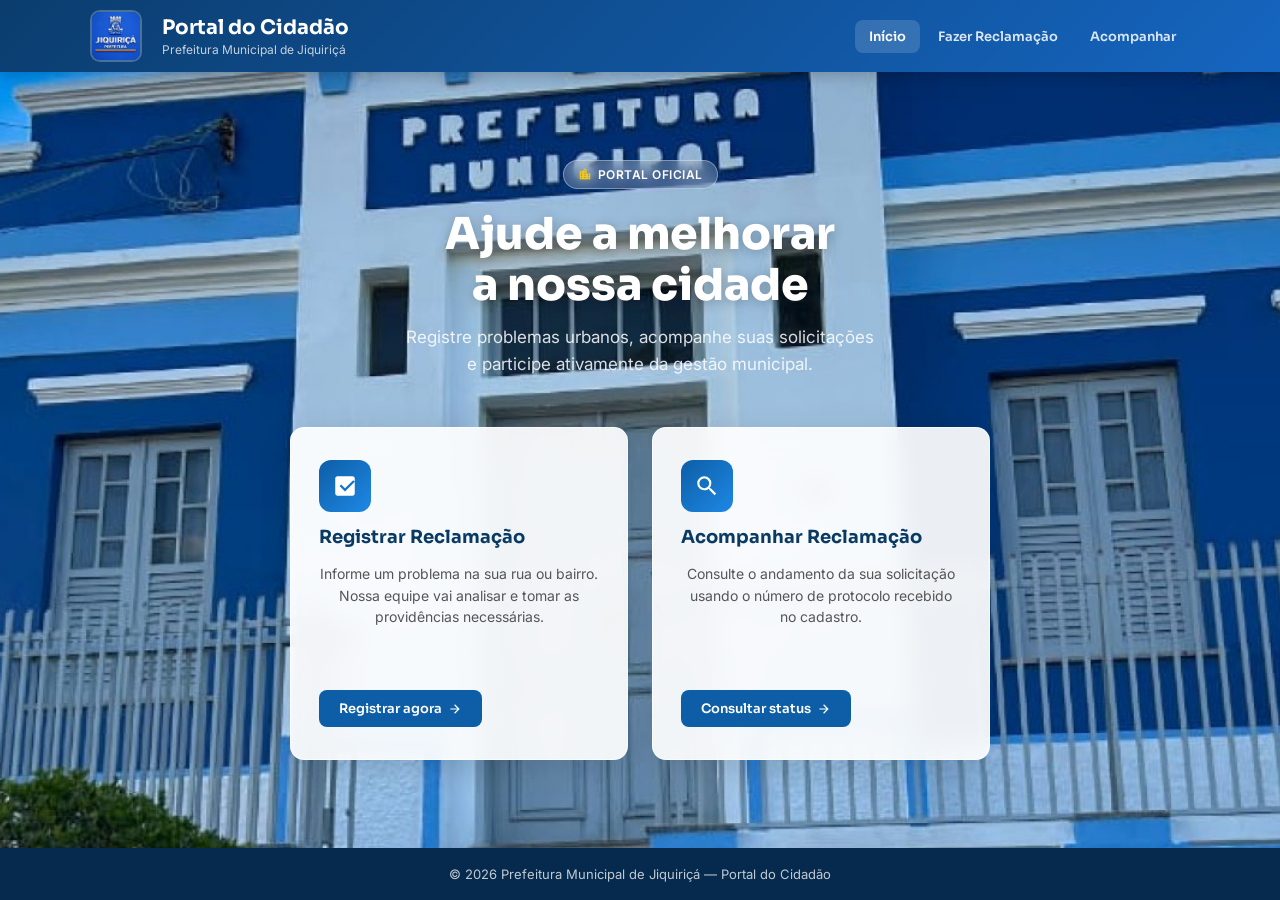
<file: index.html>
<!DOCTYPE html>
<html lang="pt-BR">
<head>
  <meta charset="UTF-8">
  <meta name="viewport" content="width=device-width, initial-scale=1.0">
  <meta name="description" content="Portal de Reclamações da Prefeitura Municipal. Registre e acompanhe suas solicitações.">
  <title>Início — Portal do Cidadão</title>

  <!-- Estilos -->
  <link rel="stylesheet" href="assets/css/global.css">
  <link rel="stylesheet" href="assets/css/inicio.css">
</head>
<body>

  <!-- ===================== CABEÇALHO ===================== -->
  <header class="site-header">
    <div class="header-inner">

      <img
        src="assets/images/logo.jpg"
        alt="Brasão da Prefeitura de Jiquiriçá"
        class="header-logo"
      >

      <div class="header-brand">
        <h1>Portal do Cidadão</h1>
        <p>Prefeitura Municipal de Jiquiriçá</p>
      </div>

      <!-- Botão hambúrguer (aparece só no mobile) -->
      <button class="btn-menu" aria-label="Abrir menu" aria-expanded="false" aria-controls="site-nav">
        <span></span>
        <span></span>
        <span></span>
      </button>

      <!-- Navegação -->
      <nav class="site-nav" id="site-nav" aria-label="Navegação principal">
        <ul>
          <li><a href="index.html">Início</a></li>
          <li><a href="reclamacao.html">Fazer Reclamação</a></li>
          <li><a href="acompanhar.html">Acompanhar</a></li>
        </ul>
      </nav>

    </div>
  </header>

  <!-- ===================== CONTEÚDO PRINCIPAL ===================== -->
  <main class="hero">

    <span class="hero-badge" aria-label="Portal oficial">
      <!-- ícone cidade -->
      <svg viewBox="0 0 24 24" xmlns="http://www.w3.org/2000/svg" aria-hidden="true">
        <path d="M15 11V5l-3-3-3 3v2H3v14h18V11h-6zm-8 8H5v-2h2v2zm0-4H5v-2h2v2zm0-4H5V9h2v2zm6 8h-2v-2h2v2zm0-4h-2v-2h2v2zm0-4h-2V9h2v2zm0-4h-2V5h2v2zm6 12h-2v-2h2v2zm0-4h-2v-2h2v2z"/>
      </svg>
      Portal Oficial
    </span>

    <h2>Ajude a melhorar<br>a nossa cidade</h2>
    <p>Registre problemas urbanos, acompanhe suas solicitações e participe ativamente da gestão municipal.</p>

    <!-- Cards de ação -->
    <div class="cards-grid">

      <article class="card-acao">
        <div class="card-icon" aria-hidden="true">
          <!-- ícone formulário -->
          <svg viewBox="0 0 24 24" xmlns="http://www.w3.org/2000/svg">
            <path d="M19 3H5c-1.1 0-2 .9-2 2v14c0 1.1.9 2 2 2h14c1.1 0 2-.9 2-2V5c0-1.1-.9-2-2-2zm-7 14l-5-5 1.41-1.41L12 14.17l7.59-7.59L21 8l-9 9z"/>
          </svg>
        </div>
        <h3>Registrar Reclamação</h3>
        <p>Informe um problema na sua rua ou bairro. Nossa equipe vai analisar e tomar as providências necessárias.</p>
        <a href="reclamacao.html" class="btn-card">
          Registrar agora
          <svg viewBox="0 0 24 24" xmlns="http://www.w3.org/2000/svg" aria-hidden="true">
            <path d="M12 4l-1.41 1.41L16.17 11H4v2h12.17l-5.58 5.59L12 20l8-8z"/>
          </svg>
        </a>
      </article>

      <article class="card-acao">
        <div class="card-icon" aria-hidden="true">
          <!-- ícone lupa -->
          <svg viewBox="0 0 24 24" xmlns="http://www.w3.org/2000/svg">
            <path d="M15.5 14h-.79l-.28-.27A6.471 6.471 0 0 0 16 9.5 6.5 6.5 0 1 0 9.5 16c1.61 0 3.09-.59 4.23-1.57l.27.28v.79l5 4.99L20.49 19l-4.99-5zm-6 0C7.01 14 5 11.99 5 9.5S7.01 5 9.5 5 14 7.01 14 9.5 11.99 14 9.5 14z"/>
          </svg>
        </div>
        <h3>Acompanhar Reclamação</h3>
        <p>Consulte o andamento da sua solicitação usando o número de protocolo recebido no cadastro.</p>
        <a href="acompanhar.html" class="btn-card">
          Consultar status
          <svg viewBox="0 0 24 24" xmlns="http://www.w3.org/2000/svg" aria-hidden="true">
            <path d="M12 4l-1.41 1.41L16.17 11H4v2h12.17l-5.58 5.59L12 20l8-8z"/>
          </svg>
        </a>
      </article>

    </div>
  </main>

  <!-- ===================== RODAPÉ ===================== -->
  <footer class="site-footer">
    <p>© 2026 Prefeitura Municipal de Jiquiriçá — Portal do Cidadão</p>
  </footer>

  <!-- Scripts -->
  <script src="assets/js/global.js"></script>
</body>
</html>
</file>
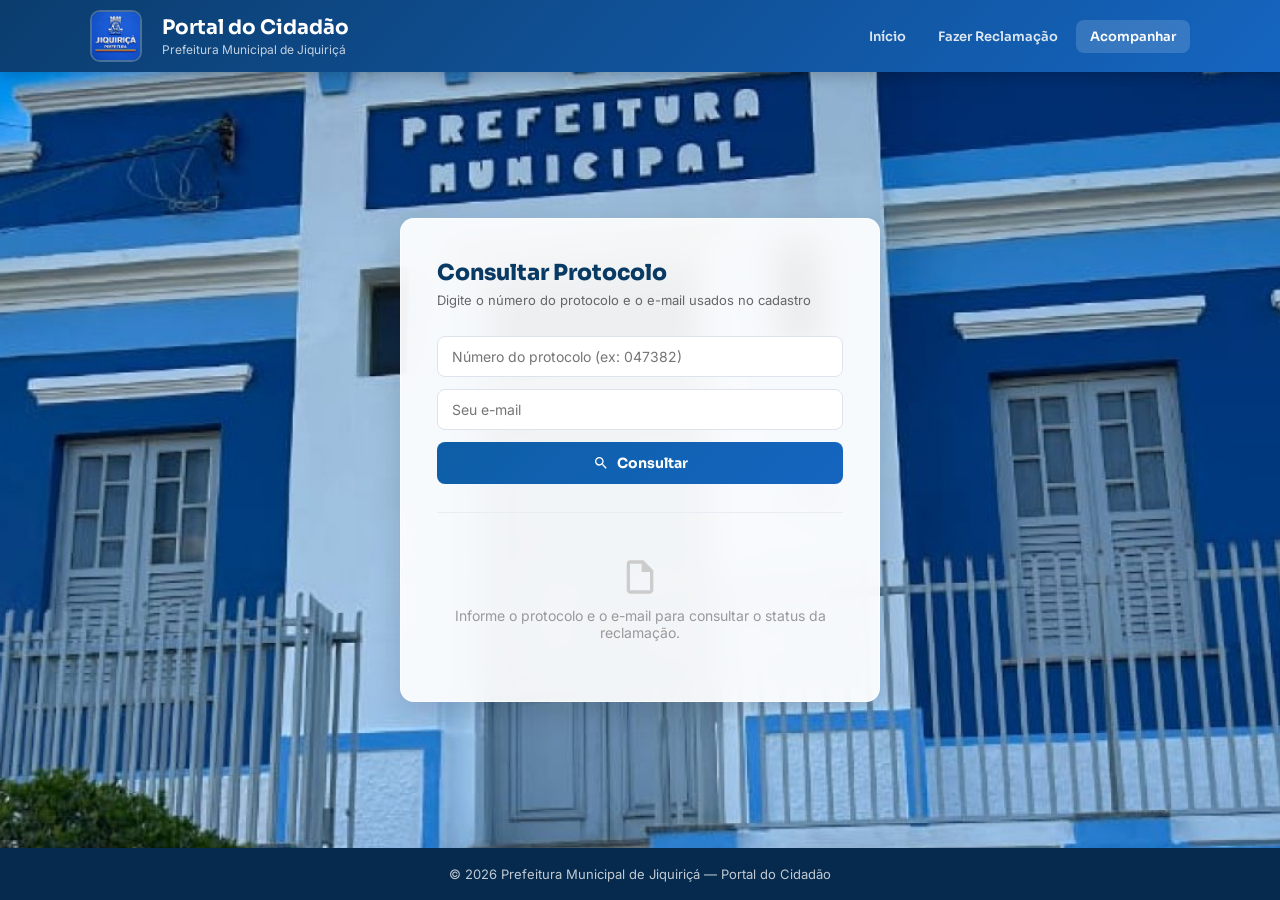
<file: acompanhar.html>
<!DOCTYPE html>
<html lang="pt-BR">
<head>
  <meta charset="UTF-8">
  <meta name="viewport" content="width=device-width, initial-scale=1.0">
  <meta name="description" content="Acompanhe sua reclamação pelo número de protocolo no Portal do Cidadão.">
  <title>Acompanhar Reclamação — Portal do Cidadão</title>

  <!-- Estilos -->
  <link rel="stylesheet" href="assets/css/global.css">
  <link rel="stylesheet" href="assets/css/acompanhamento.css">
</head>
<body>

  <!-- ===================== CABEÇALHO ===================== -->
  <header class="site-header">
    <div class="header-inner">

      <img
        src="assets/images/logo.jpg"
        alt="Brasão da Prefeitura de Jiquiriçá"
        class="header-logo"
      >

      <div class="header-brand">
        <h1>Portal do Cidadão</h1>
        <p>Prefeitura Municipal de Jiquiriçá</p>
      </div>

      <button class="btn-menu" aria-label="Abrir menu" aria-expanded="false" aria-controls="site-nav">
        <span></span>
        <span></span>
        <span></span>
      </button>

      <nav class="site-nav" id="site-nav" aria-label="Navegação principal">
        <ul>
          <li><a href="index.html">Início</a></li>
          <li><a href="reclamacao.html">Fazer Reclamação</a></li>
          <li><a href="acompanhar.html">Acompanhar</a></li>
        </ul>
      </nav>

    </div>
  </header>

  <!-- ===================== CONSULTA ===================== -->
  <main class="pagina-consulta">
    <div class="consulta-card">

      <h2>Consultar Protocolo</h2>
      <p class="subtitulo">Digite o número do protocolo e o e-mail usados no cadastro</p>

      <!-- Formulário de busca -->
      <div class="form-busca" role="search">
        <input
          type="text"
          id="protocolo"
          placeholder="Número do protocolo (ex: 047382)"
          aria-label="Número do protocolo"
          inputmode="numeric"
        >
        <input
          type="email"
          id="email"
          placeholder="Seu e-mail"
          aria-label="E-mail cadastrado"
        >
        <button class="btn-consultar" id="btn-consultar" type="button">
          <!-- ícone lupa -->
          <svg viewBox="0 0 24 24" xmlns="http://www.w3.org/2000/svg" aria-hidden="true">
            <path d="M15.5 14h-.79l-.28-.27A6.471 6.471 0 0 0 16 9.5 6.5 6.5 0 1 0 9.5 16c1.61 0 3.09-.59 4.23-1.57l.27.28v.79l5 4.99L20.49 19l-4.99-5zm-6 0C7.01 14 5 11.99 5 9.5S7.01 5 9.5 5 14 7.01 14 9.5 11.99 14 9.5 14z"/>
          </svg>
          Consultar
        </button>
      </div>

      <hr class="divisor">

      <!-- Área de resultado -->
      <section id="resultado" aria-live="polite" aria-label="Resultado da consulta">
        <div class="resultado-vazio">
          <!-- ícone documento -->
          <svg viewBox="0 0 24 24" xmlns="http://www.w3.org/2000/svg" aria-hidden="true">
            <path d="M14 2H6c-1.1 0-2 .9-2 2v16c0 1.1.89 2 2 2h12c1.1 0 2-.9 2-2V8l-6-6zm4 18H6V4h7v5h5v11z"/>
          </svg>
          Informe o protocolo e o e-mail para consultar o status da reclamação.
        </div>
      </section>

    </div>
  </main>

  <!-- ===================== RODAPÉ ===================== -->
  <footer class="site-footer">
    <p>© 2026 Prefeitura Municipal de Jiquiriçá — Portal do Cidadão</p>
  </footer>

  <!-- Scripts -->
  <script src="assets/js/global.js"></script>
  <script src="assets/js/acompanhamento.js"></script>
</body>
</html>
</file>
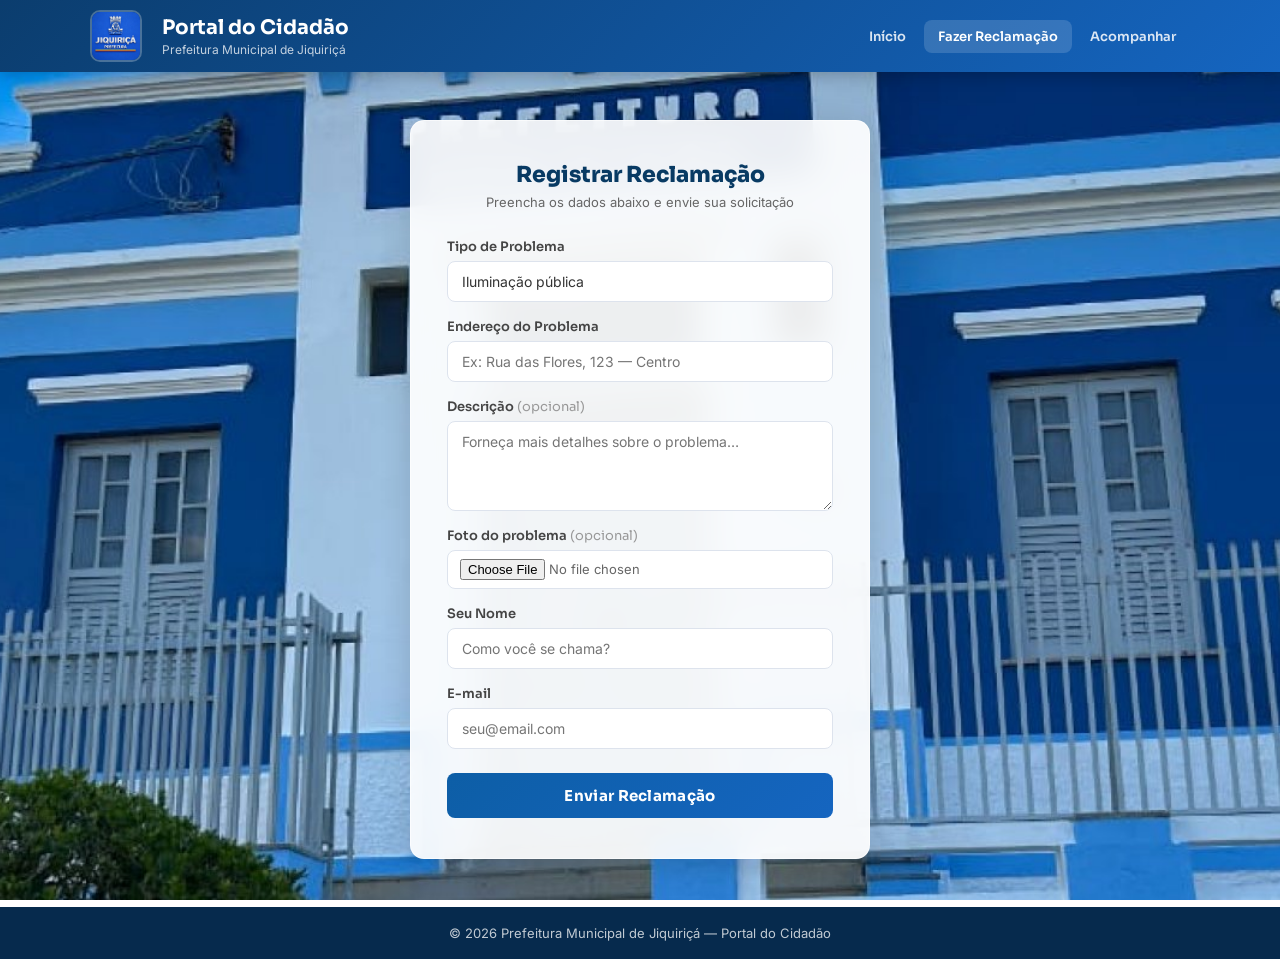
<file: reclamacao.html>
<!DOCTYPE html>
<html lang="pt-BR">
<head>
  <meta charset="UTF-8">
  <meta name="viewport" content="width=device-width, initial-scale=1.0">
  <meta name="description" content="Registre uma reclamação sobre problemas urbanos no Portal do Cidadão.">
  <title>Registrar Reclamação — Portal do Cidadão</title>

  <!-- Estilos -->
  <link rel="stylesheet" href="assets/css/global.css">
  <link rel="stylesheet" href="assets/css/reclamacao.css">
</head>
<body>

  <!-- ===================== CABEÇALHO ===================== -->
  <header class="site-header">
    <div class="header-inner">

      <img
        src="assets/images/logo.jpg"
        alt="Brasão da Prefeitura de Jiquiriçá"
        class="header-logo"
      >

      <div class="header-brand">
        <h1>Portal do Cidadão</h1>
        <p>Prefeitura Municipal de Jiquiriçá</p>
      </div>

      <button class="btn-menu" aria-label="Abrir menu" aria-expanded="false" aria-controls="site-nav">
        <span></span>
        <span></span>
        <span></span>
      </button>

      <nav class="site-nav" id="site-nav" aria-label="Navegação principal">
        <ul>
          <li><a href="index.html">Início</a></li>
          <li><a href="reclamacao.html">Fazer Reclamação</a></li>
          <li><a href="acompanhar.html">Acompanhar</a></li>
        </ul>
      </nav>

    </div>
  </header>

  <!-- ===================== FORMULÁRIO ===================== -->
  <main class="pagina-form">
    <div class="form-card">

      <h2>Registrar Reclamação</h2>
      <p class="subtitulo">Preencha os dados abaixo e envie sua solicitação</p>

      <form id="form-reclamacao" novalidate>

        <!-- Tipo de problema -->
        <div class="campo">
          <label for="tipo">Tipo de Problema</label>
          <select id="tipo" name="tipo" required>
            <option value="Iluminação pública">Iluminação pública</option>
            <option value="Buraco na rua">Buraco na rua</option>
            <option value="Lixo acumulado">Lixo acumulado</option>
            <option value="Esgoto">Esgoto</option>
            <option value="Árvore / poda">Árvore / poda</option>
            <option value="Outro">Outro</option>
          </select>
        </div>

        <!-- Campo "Outro" — aparece com animação -->
        <div class="campo campo-outro" id="campo-outro" aria-live="polite">
          <label for="tipo-outro">Por favor, especifique</label>
          <input
            type="text"
            id="tipo-outro"
            name="tipo-outro"
            placeholder="Descreva o tipo de problema"
          >
        </div>

        <!-- Endereço -->
        <div class="campo">
          <label for="endereco">Endereço do Problema</label>
          <input
            type="text"
            id="endereco"
            name="endereco"
            placeholder="Ex: Rua das Flores, 123 — Centro"
            required
          >
        </div>

        <!-- Descrição -->
        <div class="campo">
          <label for="descricao">Descrição <span style="font-weight:400;color:#999">(opcional)</span></label>
          <textarea
            id="descricao"
            name="descricao"
            rows="3"
            placeholder="Forneça mais detalhes sobre o problema…"
          ></textarea>
        </div>

        <!-- Foto -->
        <div class="campo">
          <label for="foto">Foto do problema <span style="font-weight:400;color:#999">(opcional)</span></label>
          <input type="file" id="foto" name="foto" accept="image/*">
        </div>

        <!-- Nome -->
        <div class="campo">
          <label for="nome">Seu Nome</label>
          <input
            type="text"
            id="nome"
            name="nome"
            placeholder="Como você se chama?"
            required
          >
        </div>

        <!-- E-mail -->
        <div class="campo">
          <label for="email">E-mail</label>
          <input
            type="email"
            id="email"
            name="email"
            placeholder="seu@email.com"
            required
          >
        </div>

        <button type="submit" class="btn-submit">Enviar Reclamação</button>

      </form>
    </div>
  </main>

  <!-- ===================== MODAL DE PROTOCOLO ===================== -->
  <div
    class="modal-overlay"
    id="modal-protocolo"
    role="dialog"
    aria-modal="true"
    aria-labelledby="modal-titulo"
    aria-hidden="true"
  >
    <div class="modal-caixa">

      <!-- Ícone de sucesso -->
      <div class="modal-icone" aria-hidden="true">
        <svg viewBox="0 0 24 24" xmlns="http://www.w3.org/2000/svg">
          <path d="M9 16.17L4.83 12l-1.42 1.41L9 19 21 7l-1.41-1.41z"/>
        </svg>
      </div>

      <h3 id="modal-titulo">Reclamação registrada!</h3>
      <p>Seu protocolo de atendimento é:</p>
      <div class="protocolo-numero" id="protocolo-numero" aria-live="polite">—</div>
      <p>Guarde este número para acompanhar o andamento da sua solicitação.</p>

      <button class="btn-modal" type="button" data-fechar-modal>Entendido</button>
    </div>
  </div>

  <!-- ===================== RODAPÉ ===================== -->
  <footer class="site-footer">
    <p>© 2026 Prefeitura Municipal de Jiquiriçá — Portal do Cidadão</p>
  </footer>

  <!-- Scripts -->
  <script src="assets/js/global.js"></script>
  <script src="assets/js/reclamacao.js"></script>
</body>
</html>
</file>
<file: assets/css/global.css>
/* ============================================================
   PORTAL DO CIDADÃO — GLOBAL.CSS
   Variáveis, reset, header, footer e utilitários compartilhados
   ============================================================ */

/* --- Google Fonts --- */
@import url('https://fonts.googleapis.com/css2?family=Sora:wght@400;600;700;800&family=Inter:wght@400;500;600&display=swap');

/* --- Variáveis CSS (tokens de design) --- */
:root {
  --azul-primario: #0d5ea6;
  --azul-escuro:   #083a63;
  --azul-header:   #0b3d6e;
  --azul-footer:   #062a4d;
  --amarelo:       #f5c518;
  --branco:        #ffffff;
  --cinza-texto:   #333333;
  --cinza-claro:   #f4f6fb;
  --card-bg:       rgba(255, 255, 255, 0.92);
  --sombra:        0 8px 32px rgba(0, 0, 0, 0.14);
  --radius:        14px;
  --radius-sm:     8px;
  --transicao:     0.3s ease;
  --font-display:  'Sora', sans-serif;
  --font-body:     'Inter', sans-serif;
}

/* --- Reset moderno --- */
*, *::before, *::after {
  margin: 0;
  padding: 0;
  box-sizing: border-box;
}

html { scroll-behavior: smooth; }

body {
  font-family: var(--font-body);
  color: var(--cinza-texto);
  min-height: 100vh;
  display: flex;
  flex-direction: column;
  background-image: url('../images/fundo.jpg');
  background-size: cover;
  background-position: center;
  background-attachment: fixed;
  opacity: 0;
  transition: opacity 0.5s ease;
}

body.fade-in { opacity: 1; }

img { max-width: 100%; display: block; }

a { text-decoration: none; color: inherit; }

/* ============================================================
   HEADER
   ============================================================ */
.site-header {
  background: linear-gradient(135deg, var(--azul-header) 0%, #1565c0 100%);
  color: var(--branco);
  padding: 0 24px;
  position: sticky;
  top: 0;
  z-index: 100;
  box-shadow: 0 2px 16px rgba(0,0,0,0.25);
}

.header-inner {
  max-width: 1100px;
  margin: 0 auto;
  display: flex;
  align-items: center;
  gap: 20px;
  height: 72px;
}

.header-logo {
  width: 52px;
  height: 52px;
  border-radius: 10px;
  object-fit: cover;
  flex-shrink: 0;
  border: 2px solid rgba(255,255,255,0.25);
}

.header-brand { flex: 1; }

.header-brand h1 {
  font-family: var(--font-display);
  font-size: clamp(15px, 2.5vw, 20px);
  font-weight: 700;
  line-height: 1.2;
}

.header-brand p {
  font-size: 12px;
  opacity: 0.75;
  margin-top: 2px;
}

/* --- Navegação --- */
.site-nav ul {
  display: flex;
  list-style: none;
  gap: 4px;
}

.site-nav a {
  display: block;
  padding: 8px 14px;
  border-radius: var(--radius-sm);
  font-family: var(--font-display);
  font-size: 13px;
  font-weight: 600;
  color: rgba(255,255,255,0.85);
  transition: var(--transicao);
  white-space: nowrap;
}

.site-nav a:hover,
.site-nav a.ativo {
  background: rgba(255,255,255,0.15);
  color: var(--branco);
}

/* --- Botão hambúrguer --- */
.btn-menu {
  display: none;
  background: none;
  border: none;
  cursor: pointer;
  padding: 8px;
  flex-direction: column;
  gap: 5px;
  margin-left: auto;
}

.btn-menu span {
  display: block;
  width: 24px;
  height: 2px;
  background: var(--branco);
  border-radius: 2px;
  transition: var(--transicao);
}

/* Animação hambúrguer → X */
.btn-menu.aberto span:nth-child(1) { transform: translateY(7px) rotate(45deg); }
.btn-menu.aberto span:nth-child(2) { opacity: 0; }
.btn-menu.aberto span:nth-child(3) { transform: translateY(-7px) rotate(-45deg); }

/* ============================================================
   FOOTER
   ============================================================ */
.site-footer {
  background: var(--azul-footer);
  color: rgba(255,255,255,0.75);
  text-align: center;
  padding: 18px 20px;
  font-size: 13px;
  margin-top: auto;
}

/* ============================================================
   UTILITÁRIOS
   ============================================================ */
.btn-primario {
  display: inline-block;
  background: var(--azul-primario);
  color: var(--branco);
  padding: 11px 24px;
  border-radius: var(--radius-sm);
  font-family: var(--font-display);
  font-size: 14px;
  font-weight: 600;
  border: none;
  cursor: pointer;
  transition: var(--transicao);
  letter-spacing: 0.3px;
}

.btn-primario:hover {
  background: var(--azul-escuro);
  transform: translateY(-2px);
  box-shadow: 0 6px 18px rgba(13,94,166,0.35);
}

/* ============================================================
   RESPONSIVO — HEADER
   ============================================================ */
@media (max-width: 768px) {
  .btn-menu { display: flex; }

  .site-nav {
    display: none;
    position: absolute;
    top: 72px;
    left: 0;
    width: 100%;
    background: var(--azul-header);
    padding: 12px 16px 20px;
    box-shadow: 0 8px 24px rgba(0,0,0,0.2);
  }

  .site-nav.aberto { display: block; }

  .site-nav ul {
    flex-direction: column;
    gap: 4px;
  }

  .site-nav a {
    padding: 12px 16px;
    font-size: 15px;
  }
}
</file>
<file: assets/css/inicio.css>
/* ============================================================
   INÍCIO.CSS — Estilos exclusivos da página inicial
   ============================================================ */

/* --- Hero / Boas-vindas --- */
.hero {
  flex: 1;
  display: flex;
  flex-direction: column;
  align-items: center;
  justify-content: center;
  padding: 60px 24px;
  text-align: center;
}

.hero-badge {
  display: inline-flex;
  align-items: center;
  gap: 6px;
  background: rgba(255,255,255,0.2);
  backdrop-filter: blur(8px);
  border: 1px solid rgba(255,255,255,0.35);
  color: var(--branco);
  font-size: 12px;
  font-weight: 600;
  padding: 6px 14px;
  border-radius: 100px;
  margin-bottom: 20px;
  letter-spacing: 0.5px;
  text-transform: uppercase;
}

.hero-badge svg {
  width: 14px;
  height: 14px;
  fill: var(--amarelo);
}

.hero h2 {
  font-family: var(--font-display);
  font-size: clamp(26px, 5vw, 44px);
  font-weight: 800;
  color: var(--branco);
  line-height: 1.15;
  max-width: 600px;
  margin-bottom: 14px;
  text-shadow: 0 2px 12px rgba(0,0,0,0.25);
}

.hero p {
  color: rgba(255,255,255,0.85);
  font-size: clamp(14px, 2vw, 17px);
  max-width: 480px;
  line-height: 1.6;
  margin-bottom: 48px;
}

/* --- Grid de cards --- */
.cards-grid {
  display: grid;
  grid-template-columns: repeat(auto-fit, minmax(260px, 1fr));
  gap: 24px;
  width: 100%;
  max-width: 700px;
}

.card-acao {
  background: var(--card-bg);
  backdrop-filter: blur(12px);
  border: 1px solid rgba(255,255,255,0.6);
  border-radius: var(--radius);
  padding: 32px 28px;
  display: flex;
  flex-direction: column;
  align-items: flex-start;
  gap: 14px;
  transition: var(--transicao);
  box-shadow: var(--sombra);
}

.card-acao:hover {
  transform: translateY(-6px);
  box-shadow: 0 20px 48px rgba(0,0,0,0.16);
}

.card-icon {
  width: 52px;
  height: 52px;
  background: linear-gradient(135deg, var(--azul-primario), #1e88e5);
  border-radius: 12px;
  display: flex;
  align-items: center;
  justify-content: center;
}

.card-icon svg {
  width: 26px;
  height: 26px;
  fill: var(--branco);
}

.card-acao h3 {
  font-family: var(--font-display);
  font-size: 18px;
  font-weight: 700;
  color: var(--azul-escuro);
  line-height: 1.3;
}

.card-acao p {
  font-size: 14px;
  color: #555;
  line-height: 1.55;
  flex: 1;
}

.card-acao a.btn-card {
  display: inline-flex;
  align-items: center;
  gap: 6px;
  background: var(--azul-primario);
  color: var(--branco);
  padding: 10px 20px;
  border-radius: var(--radius-sm);
  font-family: var(--font-display);
  font-size: 13px;
  font-weight: 600;
  transition: var(--transicao);
  align-self: flex-start;
}

.card-acao a.btn-card:hover {
  background: var(--azul-escuro);
  transform: translateX(4px);
}

.card-acao a.btn-card svg {
  width: 14px;
  height: 14px;
  fill: var(--branco);
}

/* --- Responsivo --- */
@media (max-width: 600px) {
  .hero { padding: 40px 20px; }
  .cards-grid { grid-template-columns: 1fr; max-width: 380px; }
}
</file>
<file: assets/css/acompanhamento.css>
/* ============================================================
   ACOMPANHAMENTO.CSS — Estilos da página de consulta
   ============================================================ */

/* --- Container --- */
.pagina-consulta {
  flex: 1;
  display: flex;
  align-items: center;
  justify-content: center;
  padding: 48px 20px;
}

/* --- Card de consulta --- */
.consulta-card {
  background: var(--card-bg);
  backdrop-filter: blur(16px);
  border: 1px solid rgba(255,255,255,0.6);
  border-radius: var(--radius);
  padding: 40px 36px;
  width: 100%;
  max-width: 480px;
  box-shadow: var(--sombra);
}

.consulta-card h2 {
  font-family: var(--font-display);
  font-size: 22px;
  font-weight: 800;
  color: var(--azul-escuro);
  margin-bottom: 6px;
}

.consulta-card .subtitulo {
  font-size: 13px;
  color: #666;
  margin-bottom: 28px;
}

/* --- Formulário de busca --- */
.form-busca {
  display: flex;
  flex-direction: column;
  gap: 12px;
  margin-bottom: 28px;
}

.form-busca input {
  padding: 11px 14px;
  border: 1.5px solid #dde3ed;
  border-radius: var(--radius-sm);
  font-size: 14px;
  font-family: var(--font-body);
  background: #fff;
  color: var(--cinza-texto);
  transition: border-color 0.2s, box-shadow 0.2s;
}

.form-busca input:focus {
  outline: none;
  border-color: var(--azul-primario);
  box-shadow: 0 0 0 3px rgba(13,94,166,0.12);
}

/* Remove setas de number input */
.form-busca input[type="number"]::-webkit-outer-spin-button,
.form-busca input[type="number"]::-webkit-inner-spin-button {
  -webkit-appearance: none;
  margin: 0;
}
.form-busca input[type="number"] { -moz-appearance: textfield; }

.btn-consultar {
  padding: 12px;
  background: linear-gradient(135deg, var(--azul-primario), #1565c0);
  color: var(--branco);
  border: none;
  border-radius: var(--radius-sm);
  font-family: var(--font-display);
  font-size: 14px;
  font-weight: 700;
  cursor: pointer;
  transition: var(--transicao);
  display: flex;
  align-items: center;
  justify-content: center;
  gap: 8px;
}

.btn-consultar svg {
  width: 16px;
  height: 16px;
  fill: var(--branco);
}

.btn-consultar:hover {
  background: linear-gradient(135deg, var(--azul-escuro), var(--azul-primario));
  transform: translateY(-2px);
  box-shadow: 0 8px 24px rgba(13,94,166,0.3);
}

/* --- Divisor --- */
.divisor {
  border: none;
  border-top: 1.5px solid #e8edf4;
  margin-bottom: 24px;
}

/* --- Área de resultado --- */
.resultado {
  min-height: 60px;
  transition: var(--transicao);
}

.resultado-vazio {
  text-align: center;
  color: #999;
  font-size: 14px;
  padding: 20px 0;
  display: flex;
  flex-direction: column;
  align-items: center;
  gap: 10px;
}

.resultado-vazio svg {
  width: 40px;
  height: 40px;
  fill: #ccc;
}

/* --- Card de resultado encontrado --- */
.resultado-dados {
  display: flex;
  flex-direction: column;
  gap: 12px;
}

.dado-linha {
  display: flex;
  justify-content: space-between;
  align-items: center;
  padding: 10px 14px;
  background: var(--cinza-claro);
  border-radius: var(--radius-sm);
  gap: 12px;
}

.dado-linha .rotulo {
  font-size: 12px;
  font-weight: 600;
  color: #666;
  font-family: var(--font-display);
  text-transform: uppercase;
  letter-spacing: 0.4px;
  white-space: nowrap;
}

.dado-linha .valor {
  font-size: 14px;
  color: var(--cinza-texto);
  text-align: right;
  font-weight: 500;
}

/* --- Badge de status --- */
.badge-status {
  display: inline-flex;
  align-items: center;
  gap: 5px;
  padding: 4px 10px;
  border-radius: 100px;
  font-size: 12px;
  font-weight: 700;
  font-family: var(--font-display);
  letter-spacing: 0.3px;
}

.badge-status.analise   { background: #fff8e1; color: #8a6d00; border: 1px solid #f5c518; }
.badge-status.resolvido { background: #e8f5e9; color: #1b5e20; border: 1px solid #81c784; }
.badge-status.rejeitado { background: #ffebee; color: #b71c1c; border: 1px solid #ef9a9a; }

.badge-status::before {
  content: '';
  width: 7px;
  height: 7px;
  border-radius: 50%;
  background: currentColor;
  opacity: 0.8;
}

/* --- Erro / não encontrado --- */
.resultado-erro {
  text-align: center;
  padding: 20px;
  background: #fff5f5;
  border: 1px solid #ffcccc;
  border-radius: var(--radius-sm);
  color: #c0392b;
  font-size: 14px;
  font-weight: 600;
}

/* --- Responsivo --- */
@media (max-width: 500px) {
  .consulta-card { padding: 28px 20px; }
  .dado-linha { flex-direction: column; align-items: flex-start; gap: 4px; }
  .dado-linha .valor { text-align: left; }
}
</file>
<file: assets/css/reclamacao.css>
/* ============================================================
   RECLAMAÇÃO.CSS — Estilos da página de registro
   ============================================================ */

/* --- Container centralizado --- */
.pagina-form {
  flex: 1;
  display: flex;
  align-items: center;
  justify-content: center;
  padding: 48px 20px;
}

/* --- Card do formulário --- */
.form-card {
  background: var(--card-bg);
  backdrop-filter: blur(16px);
  border: 1px solid rgba(255,255,255,0.6);
  border-radius: var(--radius);
  padding: 40px 36px;
  width: 100%;
  max-width: 460px;
  box-shadow: var(--sombra);
}

.form-card h2 {
  font-family: var(--font-display);
  font-size: 22px;
  font-weight: 800;
  color: var(--azul-escuro);
  margin-bottom: 6px;
  text-align: center;
}

.form-card .subtitulo {
  text-align: center;
  font-size: 13px;
  color: #666;
  margin-bottom: 28px;
}

/* --- Campos --- */
.campo {
  display: flex;
  flex-direction: column;
  gap: 6px;
  margin-bottom: 16px;
}

.campo label {
  font-size: 13px;
  font-weight: 600;
  color: #444;
  font-family: var(--font-display);
}

.campo input,
.campo select,
.campo textarea {
  width: 100%;
  padding: 11px 14px;
  border: 1.5px solid #dde3ed;
  border-radius: var(--radius-sm);
  font-size: 14px;
  font-family: var(--font-body);
  background: #fff;
  color: var(--cinza-texto);
  transition: border-color 0.2s, box-shadow 0.2s;
  appearance: none;
}

.campo input:focus,
.campo select:focus,
.campo textarea:focus {
  outline: none;
  border-color: var(--azul-primario);
  box-shadow: 0 0 0 3px rgba(13, 94, 166, 0.12);
}

.campo textarea {
  resize: vertical;
  min-height: 90px;
}

.campo input[type="file"] {
  padding: 8px 12px;
  font-size: 13px;
  color: #666;
  cursor: pointer;
}

/* --- Campo "Outro" com animação --- */
.campo-outro {
  overflow: hidden;
  max-height: 0;
  opacity: 0;
  transition: max-height 0.35s ease, opacity 0.35s ease, margin-bottom 0.35s;
  margin-bottom: 0;
}

.campo-outro.visivel {
  max-height: 120px;
  opacity: 1;
  margin-bottom: 16px;
}

/* --- Botão submit --- */
.btn-submit {
  width: 100%;
  padding: 13px;
  margin-top: 8px;
  background: linear-gradient(135deg, var(--azul-primario), #1565c0);
  color: var(--branco);
  border: none;
  border-radius: var(--radius-sm);
  font-family: var(--font-display);
  font-size: 15px;
  font-weight: 700;
  cursor: pointer;
  transition: var(--transicao);
  letter-spacing: 0.3px;
  position: relative;
}

.btn-submit:hover {
  background: linear-gradient(135deg, var(--azul-escuro), var(--azul-primario));
  transform: translateY(-2px);
  box-shadow: 0 8px 24px rgba(13,94,166,0.35);
}

.btn-submit:disabled {
  opacity: 0.65;
  cursor: not-allowed;
  transform: none;
}

/* ============================================================
   MODAL DE PROTOCOLO
   ============================================================ */
.modal-overlay {
  position: fixed;
  inset: 0;
  background: rgba(0,0,0,0.55);
  display: flex;
  align-items: center;
  justify-content: center;
  z-index: 200;
  opacity: 0;
  pointer-events: none;
  transition: opacity 0.25s ease;
  padding: 20px;
}

.modal-overlay.visivel {
  opacity: 1;
  pointer-events: auto;
}

.modal-caixa {
  background: var(--branco);
  border-radius: var(--radius);
  padding: 36px 32px;
  max-width: 380px;
  width: 100%;
  text-align: center;
  box-shadow: 0 24px 64px rgba(0,0,0,0.2);
  transform: scale(0.92);
  transition: transform 0.25s ease;
}

.modal-overlay.visivel .modal-caixa {
  transform: scale(1);
}

.modal-icone {
  width: 60px;
  height: 60px;
  background: #e8f5e9;
  border-radius: 50%;
  display: flex;
  align-items: center;
  justify-content: center;
  margin: 0 auto 18px;
}

.modal-icone svg {
  width: 30px;
  height: 30px;
  fill: #2e7d32;
}

.modal-caixa h3 {
  font-family: var(--font-display);
  font-size: 20px;
  font-weight: 800;
  color: var(--azul-escuro);
  margin-bottom: 10px;
}

.modal-caixa p {
  font-size: 14px;
  color: #555;
  margin-bottom: 8px;
  line-height: 1.5;
}

.protocolo-numero {
  display: inline-block;
  font-family: var(--font-display);
  font-size: 28px;
  font-weight: 800;
  color: var(--azul-primario);
  letter-spacing: 2px;
  background: var(--cinza-claro);
  padding: 8px 24px;
  border-radius: var(--radius-sm);
  margin: 12px 0 20px;
  border: 2px dashed #b0c4de;
}

.modal-caixa .btn-modal {
  width: 100%;
  padding: 12px;
  background: var(--azul-primario);
  color: var(--branco);
  border: none;
  border-radius: var(--radius-sm);
  font-family: var(--font-display);
  font-size: 15px;
  font-weight: 700;
  cursor: pointer;
  transition: var(--transicao);
}

.modal-caixa .btn-modal:hover {
  background: var(--azul-escuro);
}

/* --- Responsivo --- */
@media (max-width: 500px) {
  .form-card { padding: 28px 20px; }
}
</file>
